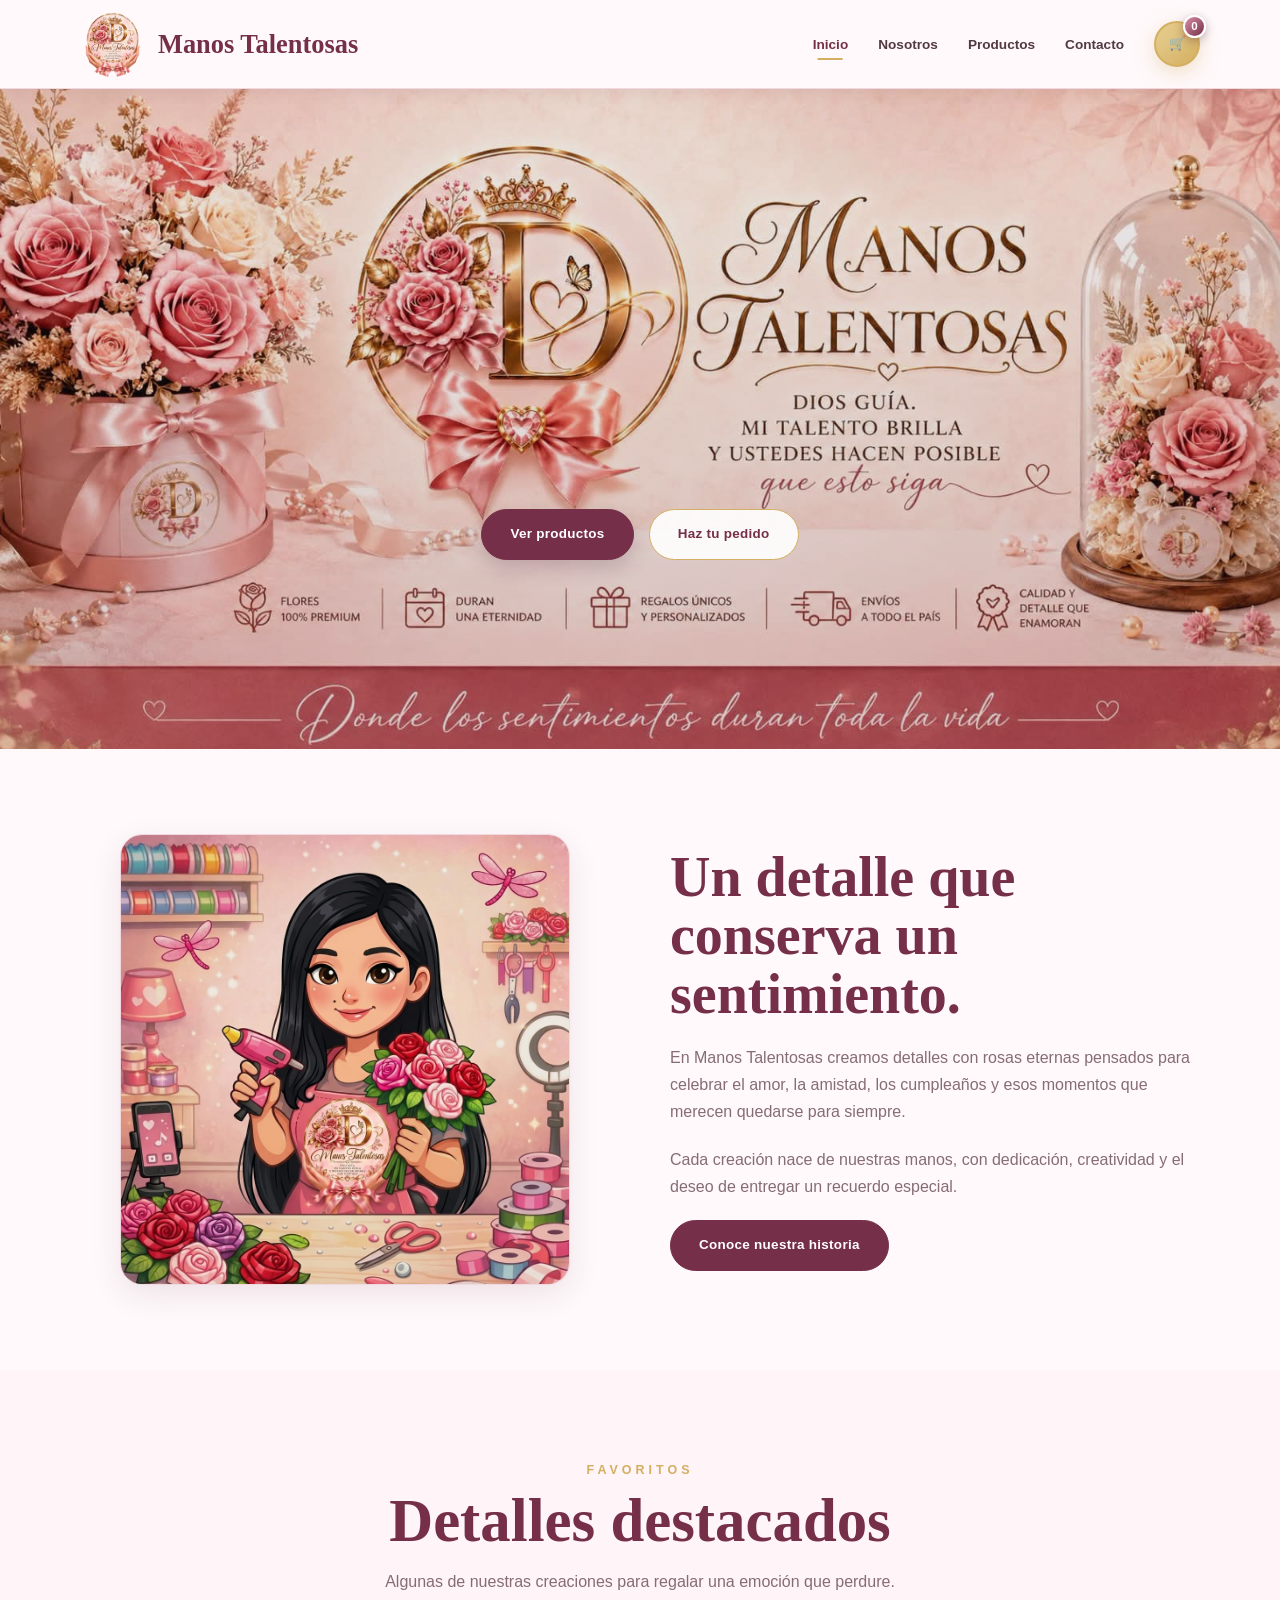
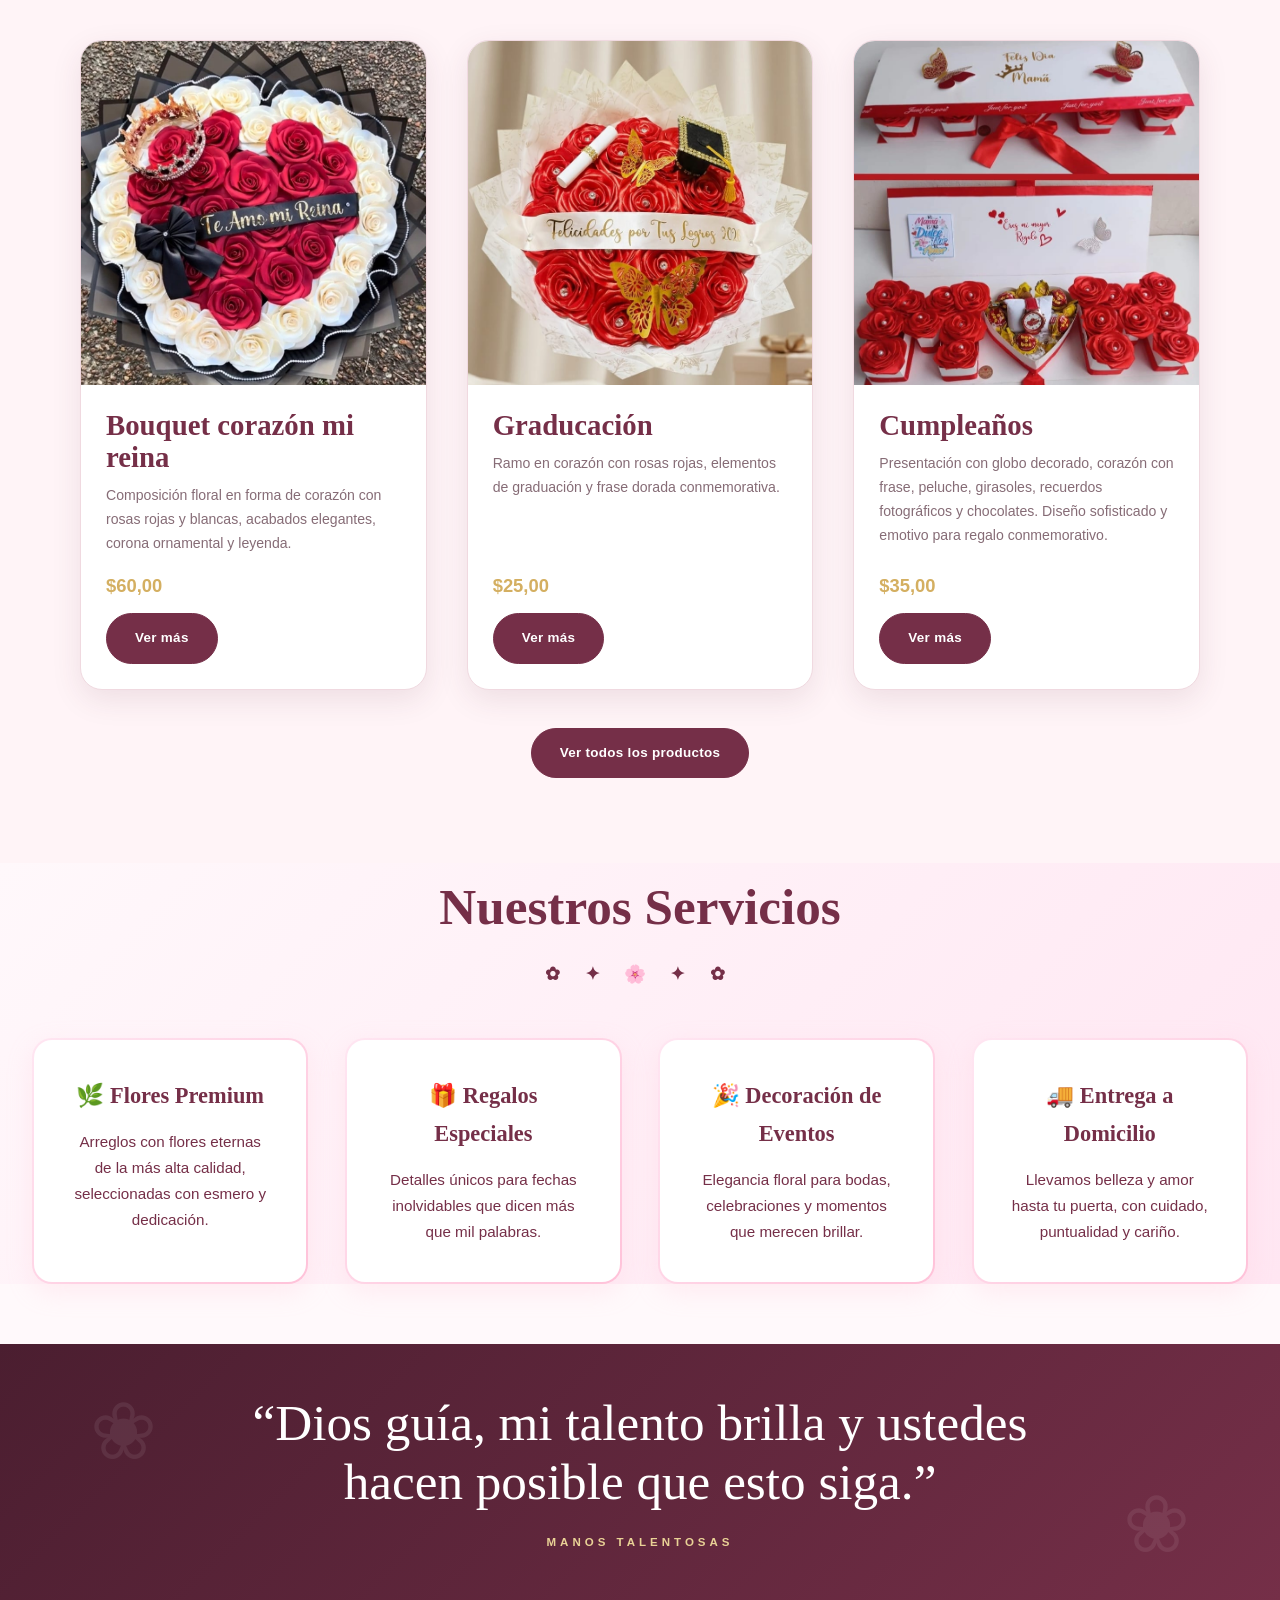
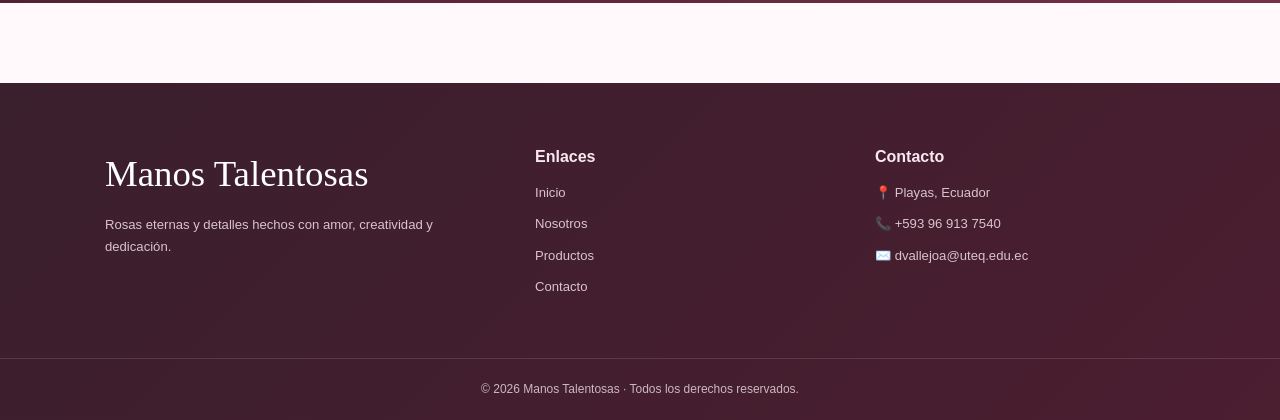
<file: index.html>
<!DOCTYPE html>
<html lang="es">
<head>
<meta charset="UTF-8">
<meta name="viewport" content="width=device-width, initial-scale=1.0">
<meta name="description" content="Manos Talentosas - Rosas eternas y detalles hechos con amor.">
<title>Manos Talentosas | Rosas Eternas</title>
<link rel="stylesheet" href="assets/css/style.css">
</head>
<body>
<header>
  <nav class="navbar container" aria-label="Navegación principal">
    <a class="logo" href="index.html" aria-label="Manos Talentosas - Inicio">
      <img class="logo-mark" src="assets/img/logo.png" alt="Logotipo de Manos Talentosas">
      <span class="logo-text"><strong>Manos Talentosas</strong></span>
    </a>
    <ul class="nav-links">
      <li><a class="active" href="index.html">Inicio</a></li>
      <li><a href="nosotros.html">Nosotros</a></li>
      <li><a href="productos.html">Productos</a></li>
      <li><a href="contacto.html">Contacto</a></li>
      <li><a href="carrito.html" class="carrito-icono" title="Carrito de Compras">
              🛒
              <span class="carrito-contador">0</span>
          </a>
      </li>
    </ul>
  </nav>
</header>
<main>
<section class="hero" aria-label="Banner principal de Manos Talentosas">
  <div class="hero-content container">
    <h1 style="position:absolute;left:-10000px;">Manos Talentosas</h1>
    <p class="slogan" style="position:absolute;left:-10000px;">Dios guía, Mi talento brilla y Ustedes hacen posible que esto siga.</p>
    <div class="buttons">
      <a class="btn btn-primary" href="productos.html">Ver productos</a>
      <a class="btn btn-secondary" href="contacto.html">Haz tu pedido</a>
    </div>
  </div>
</section>
<section class="section">
  <div class="container intro-grid">
  <div class="intro-image"><img src="assets/img/historia.jpeg" alt="Emprendimiento"></div>
   <div class="intro-copy"> 
  <h2>Un detalle que conserva un sentimiento.</h2> 
  <p>En Manos Talentosas creamos detalles con rosas eternas pensados para celebrar el amor, la amistad, los cumpleaños y esos momentos que merecen quedarse para siempre.</p> 
  <p>Cada creación nace de nuestras manos, con dedicación, creatividad y el deseo de entregar un recuerdo especial.</p> 
  <a class="btn btn-dark" href="nosotros.html">Conoce nuestra historia</a>
    </div>
  </div>
</section>
<section class="section" style="background:#fff4f7">
  <div class="container">
    <div class="section-title">
      <span>Favoritos</span><h2>Detalles destacados</h2>
      <p>Algunas de nuestras creaciones para regalar una emoción que perdure.</p>
    </div>
    <div class="products-grid">
      <article class="card"><div class="card-img"><img src="assets/img/productos/product 1 .jpeg" alt="Amor"></div><div class="card-body"><h3>Bouquet corazón mi reina</h3><p>Composición floral en forma de corazón con rosas rojas y blancas, acabados elegantes, corona ornamental y leyenda.</p><div class="price">$60,00</div><a class="btn btn-dark" href="productos.html">Ver más</a></div></article>
      <article class="card"><div class="card-img"><img src="assets/img/productos/product 2.jpeg" alt="Graducación"></div><div class="card-body"><h3>Graducación</h3><p>Ramo en corazón con rosas rojas, elementos de graduación y frase dorada conmemorativa.</p><div class="price">$25,00</div><a class="btn btn-dark" href="productos.html">Ver más</a></div></article>
      <article class="card"><div class="card-img"><img src="assets/img/productos/product 3.jpeg" alt="Cumpleaños"></div><div class="card-body"><h3>Cumpleaños</h3><p>Presentación con globo decorado, corazón con frase, peluche, girasoles, recuerdos fotográficos y chocolates. Diseño sofisticado y emotivo para regalo conmemorativo.</p><div class="price">$35,00</div><a class="btn btn-dark" href="productos.html">Ver más</a></div></article>
    </div>
    <div class="center"><a class="btn btn-dark" href="productos.html">Ver todos los productos</a></div>
  </div>
</section>
<section>
  <h2 class="titulo-seccion">Nuestros Servicios</h2>
  <div class="servicios-grid">
    <div class="servicio-card">
      <h3>🌿 Flores Premium</h3>
      <p>Arreglos con flores eternas de la más alta calidad, seleccionadas con esmero y dedicación.</p>
    </div>
    <div class="servicio-card">
      <h3>🎁 Regalos Especiales</h3>
      <p>Detalles únicos para fechas inolvidables que dicen más que mil palabras.</p>
    </div>
    <div class="servicio-card">
      <h3>🎉 Decoración de Eventos</h3>
      <p>Elegancia floral para bodas, celebraciones y momentos que merecen brillar.</p>
    </div>
    <div class="servicio-card">
      <h3>🚚 Entrega a Domicilio</h3>
      <p>Llevamos belleza y amor hasta tu puerta, con cuidado, puntualidad y cariño.</p>
    </div>
  </div>
</section>
<section class="quote">
  <p>“Dios guía, mi talento brilla y ustedes hacen posible que esto siga.”</p>
  <small>MANOS TALENTOSAS</small>
</section>
</main>
<footer>
 <div class="container footer-grid">
    <div>
        <div class="footer-logo">Manos Talentosas</div>
        <p>Rosas eternas y detalles hechos con amor, creatividad y dedicación.</p>
    </div>
    <div>
        <strong>Enlaces</strong>
        <ul>
            <li><a href="index.html">Inicio</a></li>
            <li><a href="nosotros.html">Nosotros</a></li>
            <li><a href="productos.html">Productos</a></li>
            <li><a href="contacto.html">Contacto</a></li>
        </ul>
    </div>
    <div>
        <strong>Contacto</strong>
        <ul>
            <li>📍 Playas, Ecuador</li>
            <li>📞 +593 96 913 7540</li>
            <li>✉️ dvallejoa@uteq.edu.ec</li>
        </ul>
    </div>
</div>
<div class="copyright">© 2026 Manos Talentosas · Todos los derechos reservados.</div>
</footer>
</body>
</html>
</file>
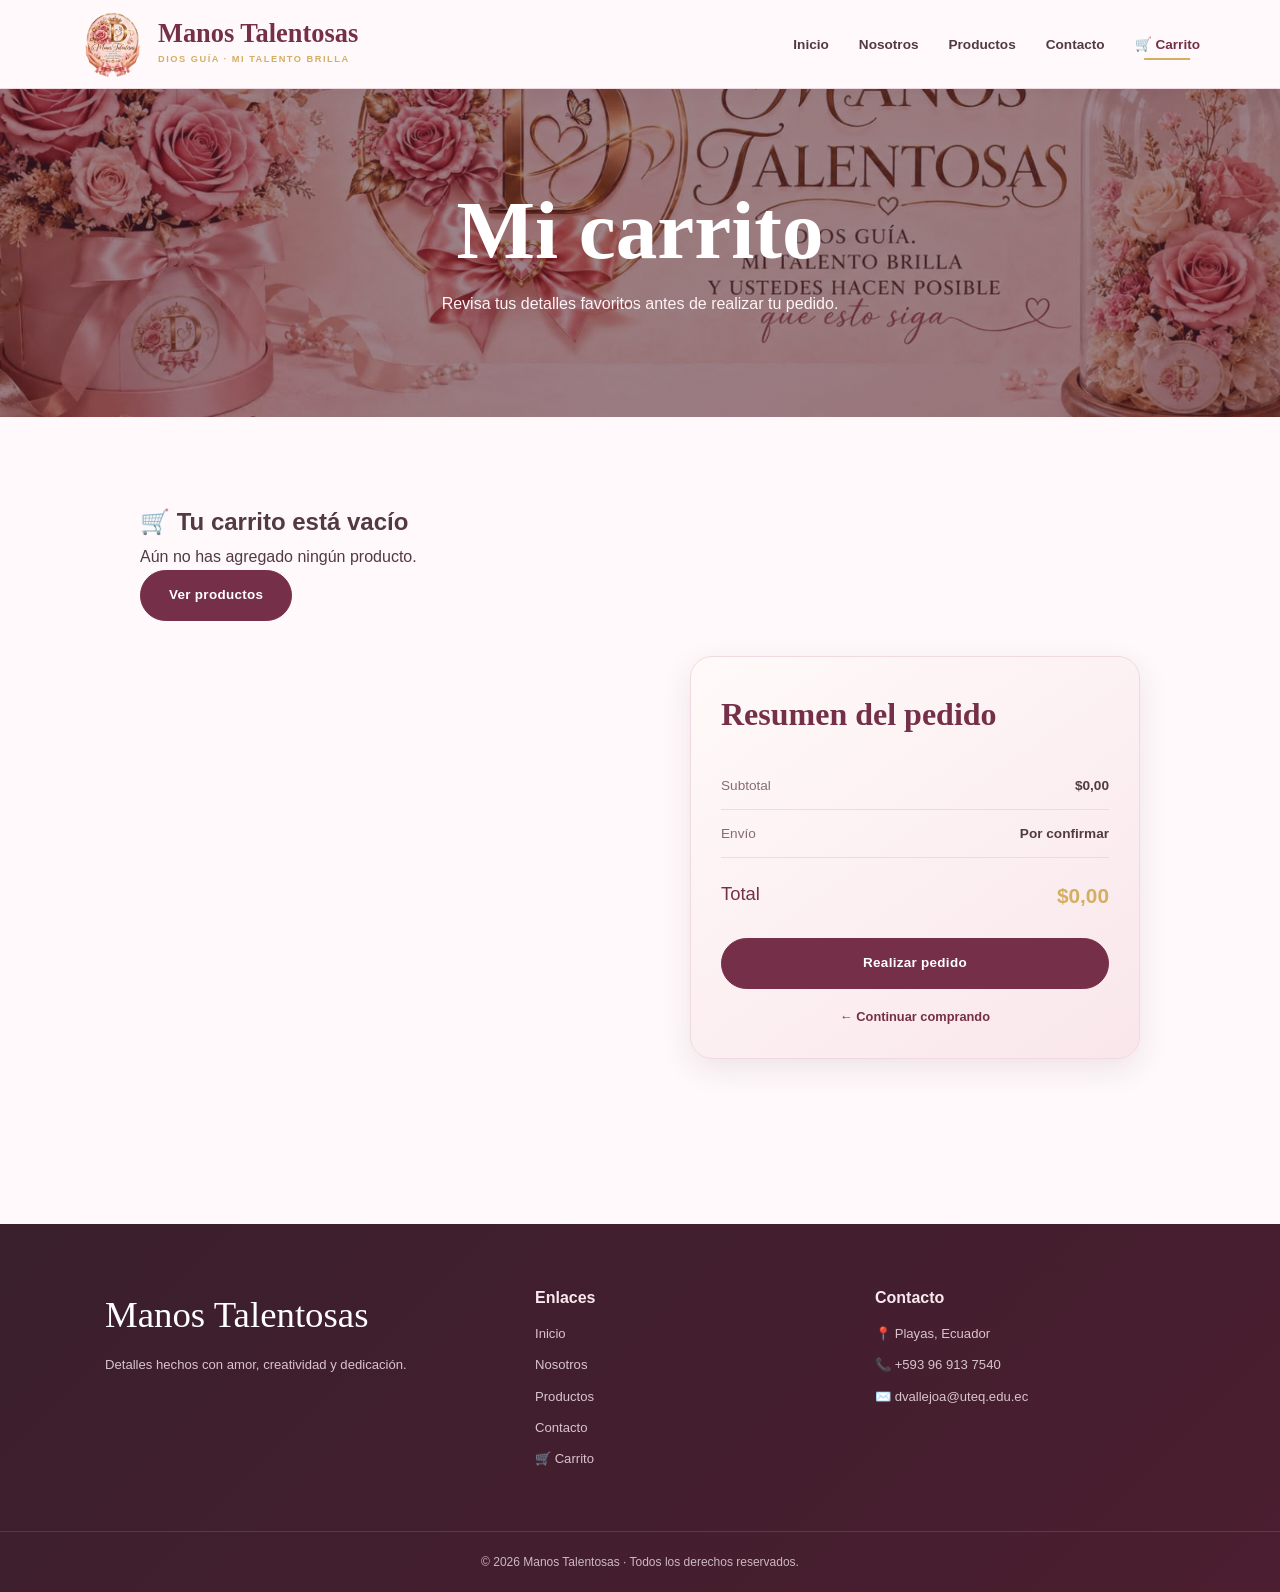
<file: carrito.html>
<!DOCTYPE html>
<html lang="es">
<head>
    <meta charset="UTF-8">
    <meta
        name="viewport"
        content="width=device-width, initial-scale=1.0">
    <meta
        name="description"
        content="Carrito de compras de Manos Talentosas">
    <title>Carrito | Manos Talentosas</title>
    <link
        rel="stylesheet"
        href="assets/css/style.css">
</head>
<body>
<header>
    <nav
        class="navbar container"
        aria-label="Navegación principal">
        <a
            class="logo"
            href="index.html">
            <img
                class="logo-mark"
                src="assets/img/logo.png"
                alt="Logotipo de Manos Talentosas">
            <span class="logo-text">
                <strong>
                    Manos Talentosas
                </strong>
                <small>
                    DIOS GUÍA · MI TALENTO BRILLA
                </small>
            </span>
        </a>
        <ul class="nav-links">
            <li>
                <a href="index.html">
                    Inicio
                </a>
            </li>
            <li>
                <a href="nosotros.html">
                    Nosotros
                </a>
            </li>
            <li>
                <a href="productos.html">
                    Productos
                </a>
            </li>
            <li>
                <a href="contacto.html">
                    Contacto
                </a>
            </li>
            <li>
                <a
                    class="cart-link active"
                    href="carrito.html">
                    🛒
                    <span>
                        Carrito
                    </span>
                </a>
            </li>
        </ul>
    </nav>
</header>
<main>
    <section class="page-hero">
        <div class="container">
            <h1>
                Mi carrito
            </h1>
            <p>
                Revisa tus detalles favoritos antes de realizar tu pedido.
            </p>
        </div>
    </section>
    <section class="section">
        <div class="container">
            <div class="cart-container">
                <div class="cart-products">
                    <div class="empty-cart">
                        <h2>
                            🛒 Tu carrito está vacío
                        </h2>
                        <p>
                            Aún no has agregado ningún producto.
                        </p>
                        <a
                            href="productos.html"
                            class="btn btn-dark">
                            Ver productos
                        </a>
                    </div>
                </div>
                <aside class="cart-summary">
                    <h2>
                        Resumen del pedido
                    </h2>
                    <div class="summary-line">
                        <span>
                            Subtotal
                        </span>
                        <strong>
                            $0,00
                        </strong>
                    </div>
                    <div class="summary-line">
                        <span>
                            Envío
                        </span>
                        <strong>
                            Por confirmar
                        </strong>
                    </div>
                    <div class="summary-total">
                        <span>
                            Total
                        </span>
                        <strong>
                            $0,00
                        </strong>
                    </div>
                    <a
                        href="contacto.html"
                        class="btn btn-dark cart-checkout">
                        Realizar pedido
                    </a>
                    <a
                        href="productos.html"
                        class="continue-shopping">
                        ← Continuar comprando
                    </a>
                </aside>
            </div>
        </div>
    </section>
</main>
<footer>
    <div class="container footer-grid">
        <div>
            <div class="footer-logo">
                Manos Talentosas
            </div>
            <p>
                Detalles hechos con amor,
                creatividad y dedicación.
            </p>
        </div>
        <div>
            <strong>
               Enlaces
            </strong>
            <ul>
                <li>
                    <a href="index.html">
                        Inicio
                    </a>
                </li>
                <li>
                    <a href="nosotros.html">
                        Nosotros
                    </a>
                </li>
                <li>
                    <a href="productos.html">
                        Productos
                    </a>
                </li>
                <li>
                    <a href="contacto.html">
                        Contacto
                    </a>
                </li>
                <li>
                    <a href="carrito.html">
                        🛒 Carrito
                    </a>
                </li>
            </ul>
        </div>
        <div>
            <strong>
                Contacto
            </strong>
            <ul>
              <li>📍 Playas, Ecuador</li>
              <li>📞 +593 96 913 7540</li>
            <li>✉️ dvallejoa@uteq.edu.ec</li>
                </li>
            </ul>
        </div>
    </div>
    <div class="copyright">
        © 2026 Manos Talentosas ·
        Todos los derechos reservados.
    </div>
</footer>
</body>
</html>
</file>
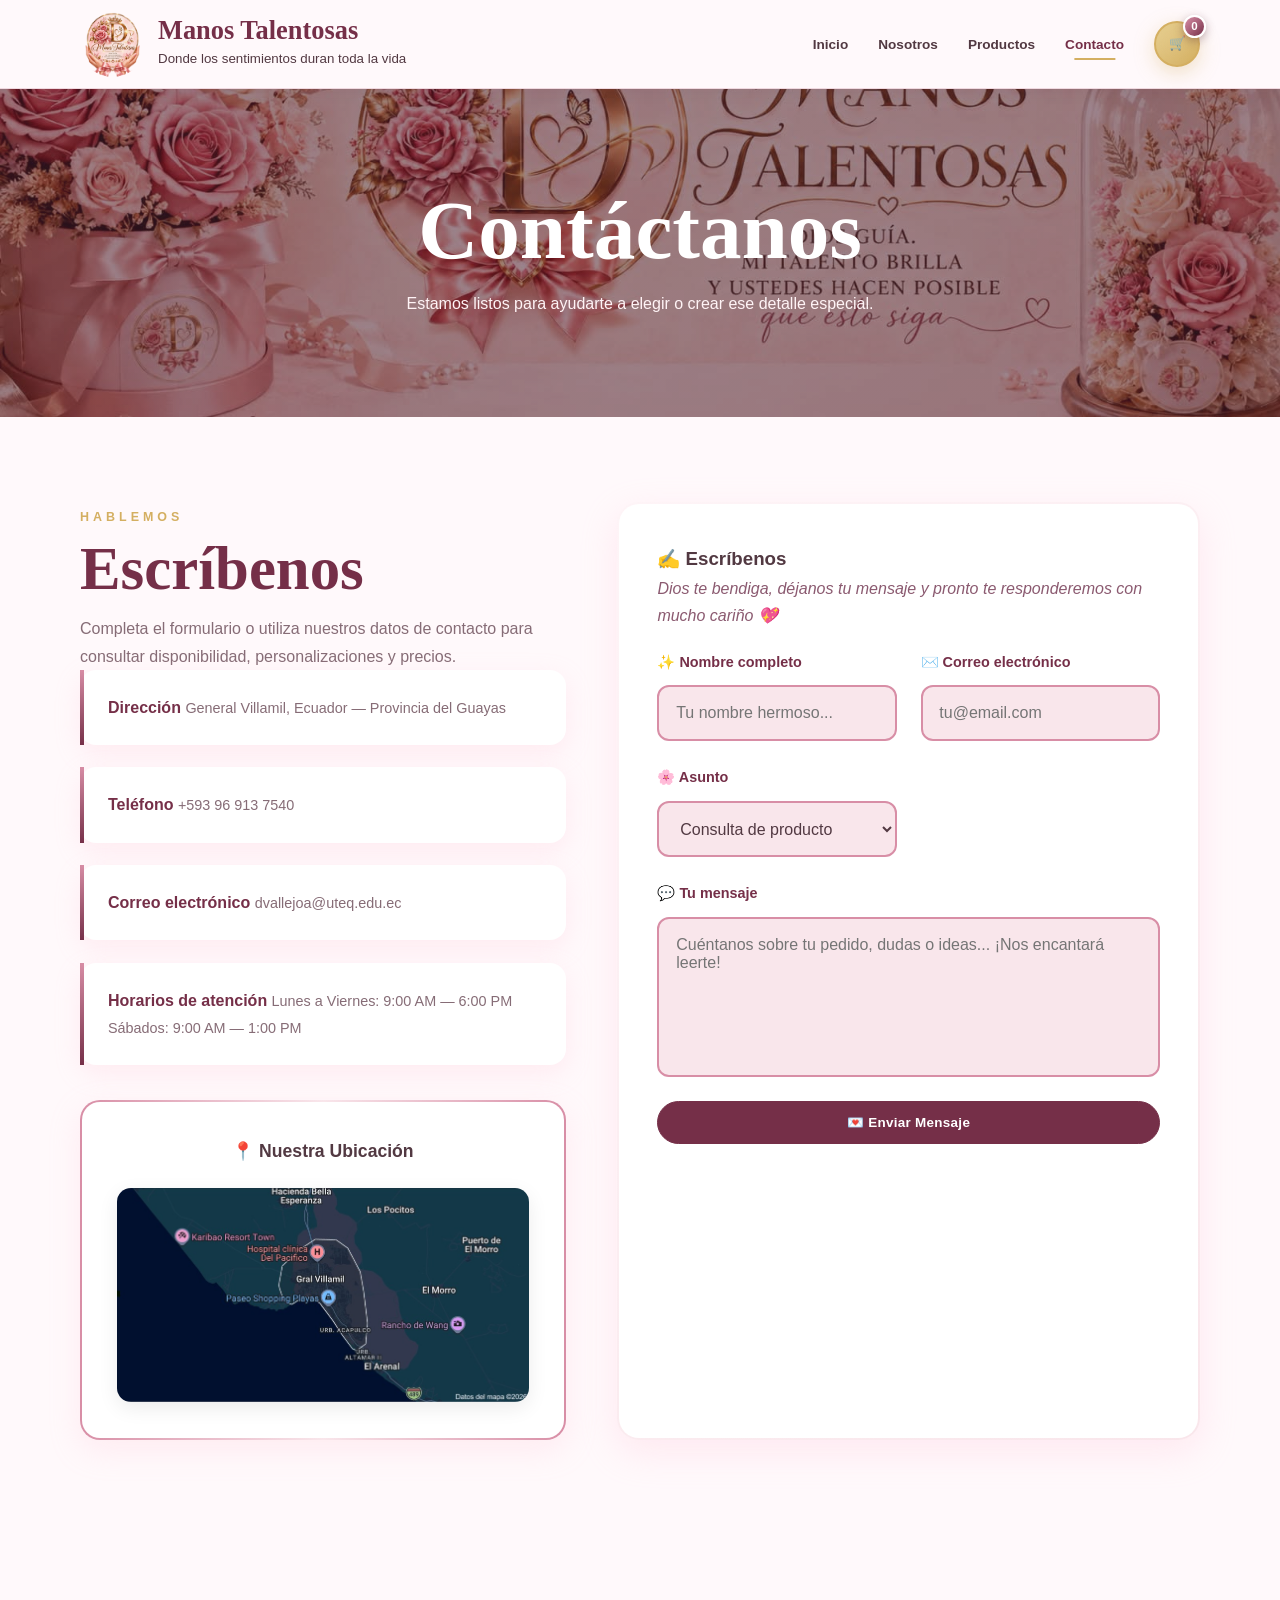
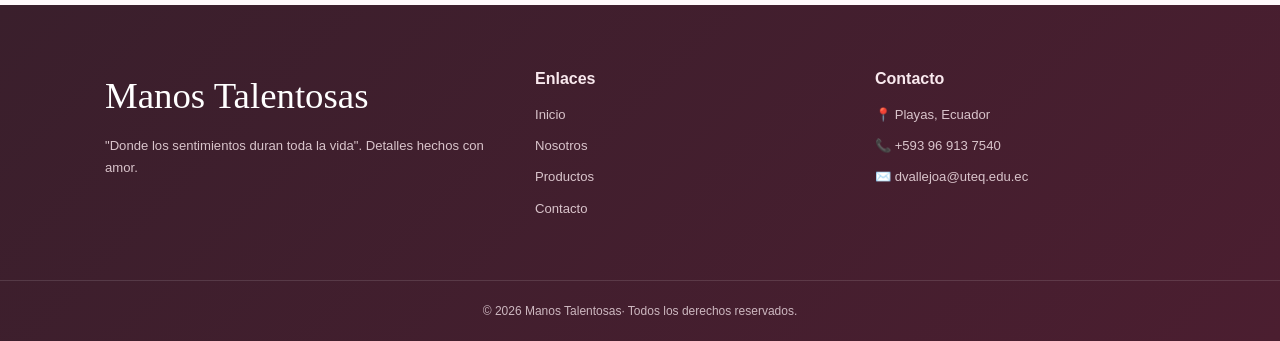
<file: contacto.html>
<!DOCTYPE html>
<html lang="es">
<head>
<meta charset="UTF-8">
<meta name="viewport" content="width=device-width, initial-scale=1.0">
<meta name="description" content="Contacta a Manos Talentosas para pedidos y consultas. Belleza que perdura, amor que nunca se marchita.">
<title>Contacto | Manos Talentosas</title>
<link rel="stylesheet" href="assets/css/style.css">
</head>
<body>
<header>
  <nav class="navbar container" aria-label="Navegación principal">
    <div class="logo-contenedor">
      <a class="logo" href="index.html" aria-label="Ir a la página de inicio">
        <img class="logo-mark" src="assets/img/logo.png" alt="Logotipo de Manos Talentosas">
        <div>
          <span class="logo-text"><strong>Manos Talentosas</strong></span>
          <small class="eslogan">Donde los sentimientos duran toda la vida</small>
        </div>
      </a>
    </div>
    <ul class="nav-links">
      <li><a href="index.html">Inicio</a></li>
      <li><a href="nosotros.html">Nosotros</a></li>
      <li><a href="productos.html">Productos</a></li>
      <li><a class="active" href="contacto.html">Contacto</a></li>
      <li>
        <a href="carrito.html" class="carrito-icono" title="Carrito de Compras" aria-label="Carrito de compras, 0 productos">
          🛒
          <span class="carrito-contador">0</span>
        </a>
      </li>
    </ul>
  </nav>
</header>

<main>
<section class="page-hero">
  <div class="container">
    <h1>Contáctanos</h1>
    <p>Estamos listos para ayudarte a elegir o crear ese detalle especial.</p>
  </div>
</section>

<section class="section">
  <div class="container contact-grid">
    <div>
      <div class="section-title" style="text-align:left;margin-bottom:0">
        <span>Hablemos</span>
        <h2>Escríbenos</h2>
        <p>Completa el formulario o utiliza nuestros datos de contacto para consultar disponibilidad, personalizaciones y precios.</p>
      </div>

      <div class="contact-list">
        <div class="contact-item">
          <div class="contact-icon">⌖</div>
          <div>
            <strong>Dirección</strong>
            <span>General Villamil, Ecuador — Provincia del Guayas</span>
          </div>
        </div>
        <div class="contact-item">
          <div class="contact-icon">☎</div>
          <div>
            <strong>Teléfono</strong>
            <span>+593 96 913 7540</span>
          </div>
        </div>
        <div class="contact-item">
          <div class="contact-icon">✉</div>
          <div>
            <strong>Correo electrónico</strong>
            <span>dvallejoa@uteq.edu.ec</span>
          </div>
        </div>
        <div class="contact-item">
          <div class="contact-icon">◷</div>
          <div>
            <strong>Horarios de atención</strong>
            <span>Lunes a Viernes: 9:00 AM — 6:00 PM<br>Sábados: 9:00 AM — 1:00 PM</span>
          </div>
        </div>
      </div>

      <div class="map">
        <h3 style="margin-bottom:10px; font-size:1.1rem;">📍 Nuestra Ubicación</h3>
        <img src="assets/img/maps.jpeg" alt="Ubicación de Manos Talentosas en Quito, Ecuador">
      </div>
    </div>
    <div class="form">
      <h3>✍️ Escríbenos</h3>
      <p style="margin-bottom:1.3rem; font-style:italic; color:#8B5A70;">Dios te bendiga, déjanos tu mensaje y pronto te responderemos con mucho cariño 💖</p>
      <form action="#" method="post">
        <div class="form-grid">
          <div class="field">
            <label for="nombre">✨ Nombre completo</label>
            <input id="nombre" name="nombre" type="text" placeholder="Tu nombre hermoso..." required>
          </div>
          <div class="field">
            <label for="correo">✉️ Correo electrónico</label>
            <input id="correo" name="correo" type="email" placeholder="tu@email.com" required>
          </div>
          <div class="field">
            <label for="asunto">🌸 Asunto</label>
            <select id="asunto" name="asunto">
              <option>Consulta de producto</option>
              <option>Pedido personalizado</option>
              <option>Disponibilidad</option>
              <option>Otro</option>
            </select>
          </div>
          <div class="field full">
            <label for="mensaje">💬 Tu mensaje</label>
            <textarea id="mensaje" name="mensaje" placeholder="Cuéntanos sobre tu pedido, dudas o ideas... ¡Nos encantará leerte!"></textarea>
          </div>
          <div class="field full">
            <button class="btn btn-dark" type="submit">💌 Enviar Mensaje</button>
          </div>
        </div>
      </form>
    </div>
  </div>
</section>
</main>
<footer>
  <div class="container footer-grid">
    <div>
      <div class="footer-logo">Manos Talentosas</div>
      <p>"Donde los sentimientos duran toda la vida". Detalles hechos con amor.</p>
    </div>
    <div>
      <strong>Enlaces</strong>
      <ul>
        <li><a href="index.html">Inicio</a></li>
        <li><a href="nosotros.html">Nosotros</a></li>
        <li><a href="productos.html">Productos</a></li>
        <li><a href="contacto.html">Contacto</a></li>
      </ul>
    </div>
    <div>
      <strong>Contacto</strong>
      <ul>
        <li>📍 Playas, Ecuador</li>
        <li>📞 +593 96 913 7540</li>
        <li>✉️ dvallejoa@uteq.edu.ec</li>
      </ul>
    </div>
  </div>
  <div class="copyright">© 2026 Manos Talentosas· Todos los derechos reservados.</div>
</footer>
</body>
</html>
</file>
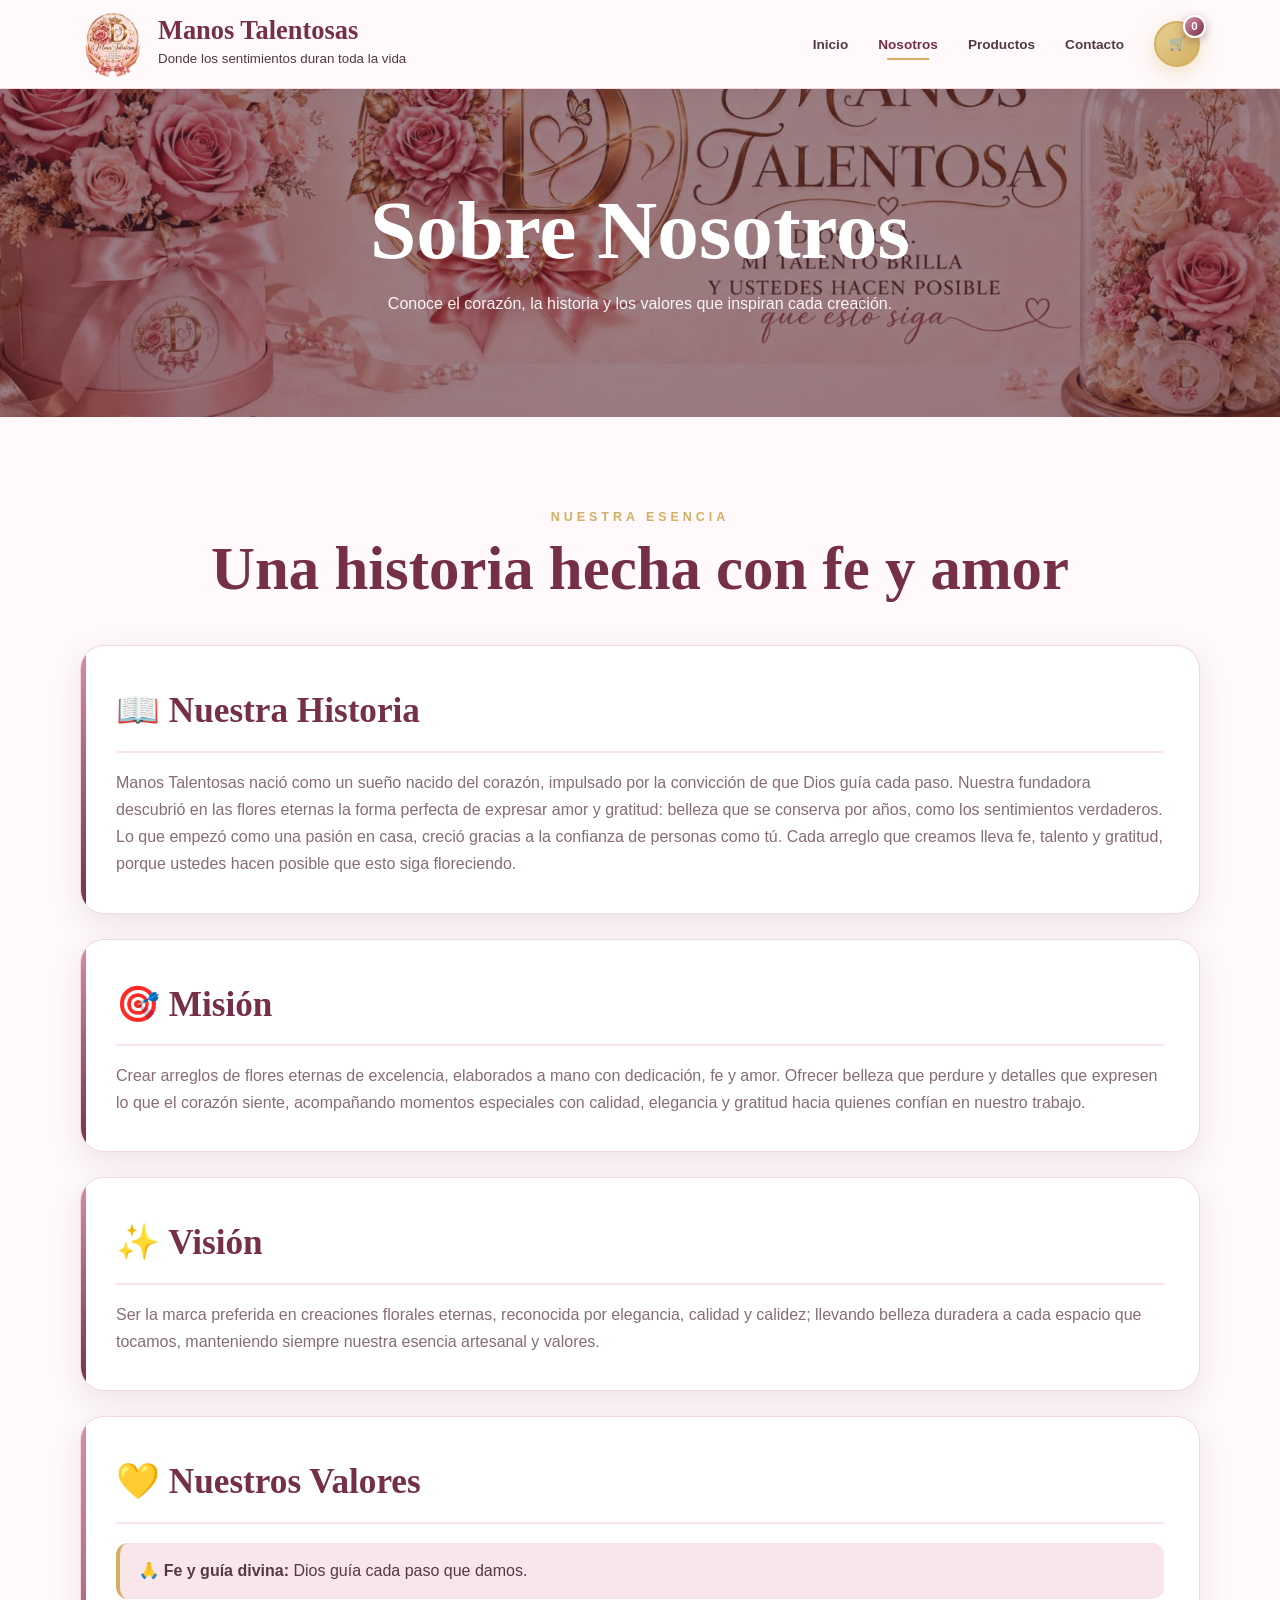
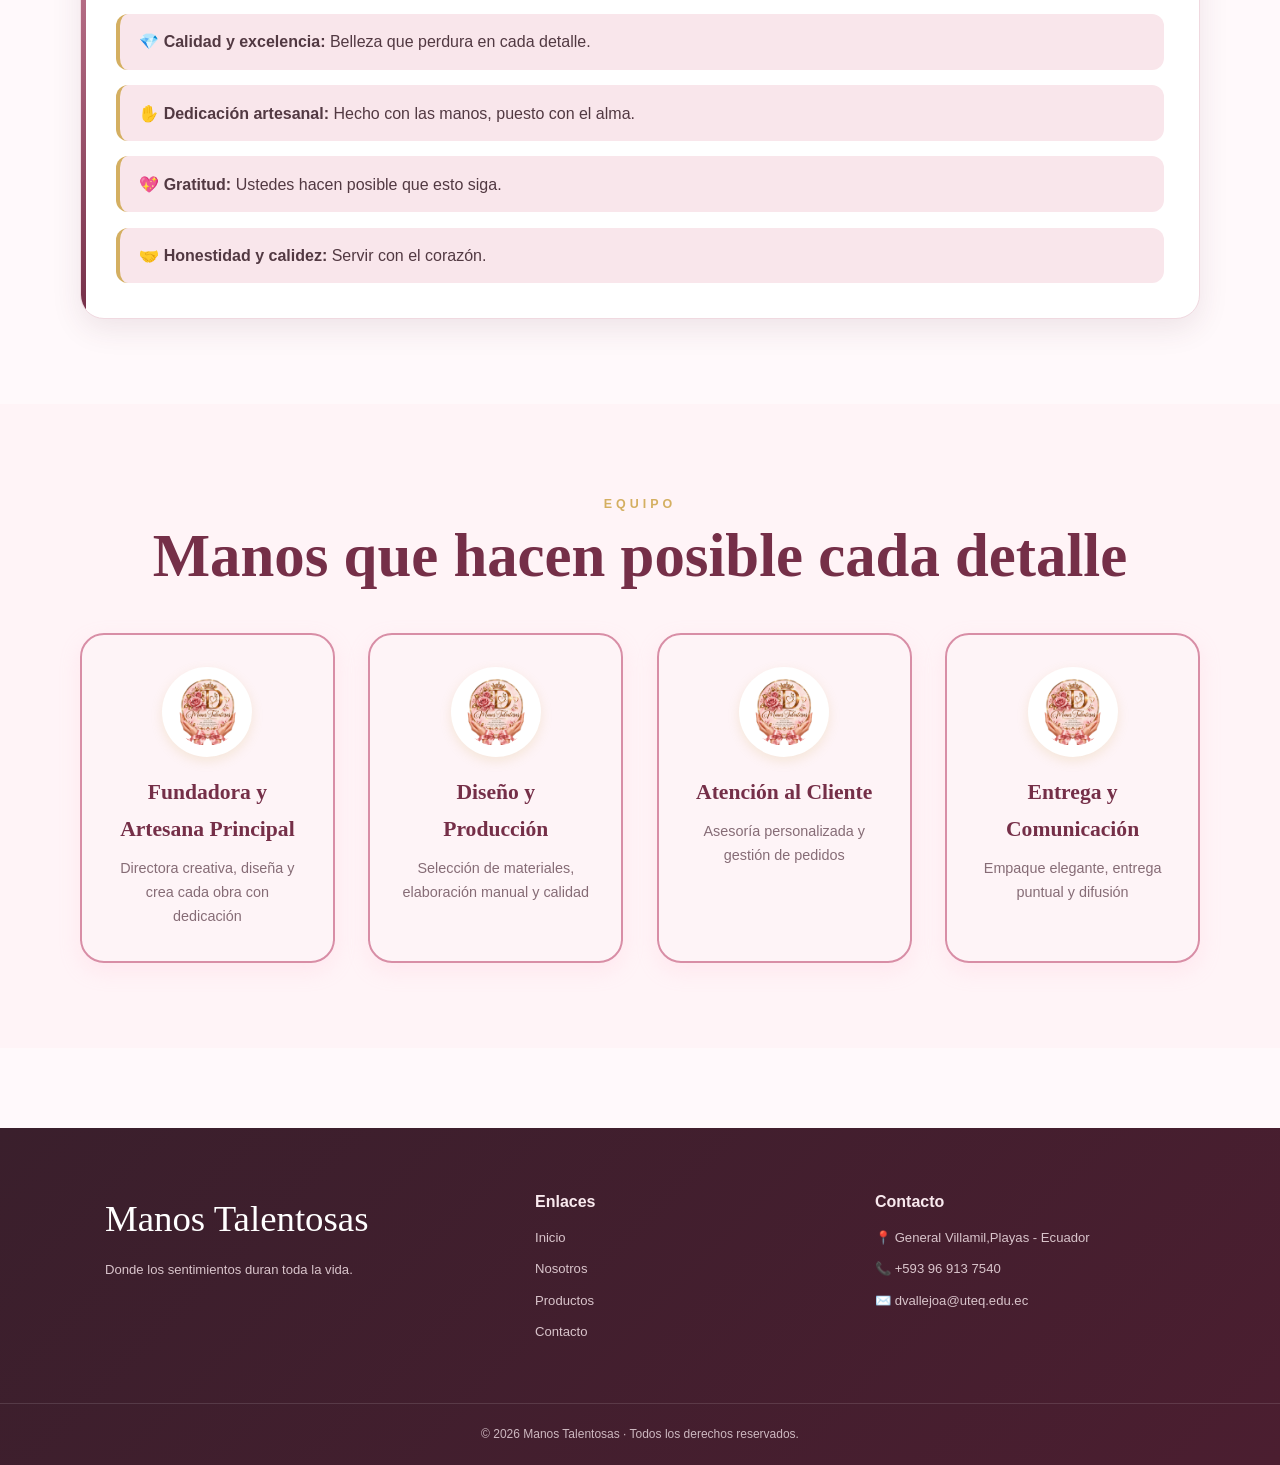
<file: nosotros.html>
<!DOCTYPE html>
<html lang="es">
<head>
<meta charset="UTF-8">
<meta name="viewport" content="width=device-width, initial-scale=1.0">
<meta name="description" content="Conoce la historia, misión, visión y valores de Manos Talentosas. Creaciones de flores eternas hechas con fe, amor y dedicación.">
<title>Nosotros | Manos Talentosas</title>
<link rel="stylesheet" href="assets/css/style.css">
</head>
<body>
<header>
  <nav class="navbar container" aria-label="Navegación principal">
    <div class="logo-contenedor">
      <a class="logo" href="index.html" aria-label="Ir a la página de inicio">
        <img class="logo-mark" src="assets/img/logo.png" alt="Logotipo de Manos Talentosas">
        <div>
          <span class="logo-text"><strong>Manos Talentosas</strong></span>
          <small class="eslogan">Donde los sentimientos duran toda la vida</small>
        </div>
      </a>
    </div>
    <ul class="nav-links">
      <li><a href="index.html">Inicio</a></li>
      <li><a class="active" href="nosotros.html">Nosotros</a></li>
      <li><a href="productos.html">Productos</a></li>
      <li><a href="contacto.html">Contacto</a></li>
      <li><a href="carrito.html" class="carrito-icono" title="Carrito de Compras" aria-label="Carrito de compras, 0 productos">
          🛒
          <span class="carrito-contador">0</span>
        </a>
      </li>
    </ul>
  </nav>
</header>

<main>
  <section class="page-hero">
    <div class="container">
      <h1>Sobre Nosotros</h1>
      <p>Conoce el corazón, la historia y los valores que inspiran cada creación.</p>
    </div>
  </section>
  <section class="section">
    <div class="container">
      <div class="section-title">
        <span>Nuestra esencia</span>
        <h2>Una historia hecha con fe y amor</h2>
      </div>
      <div class="info-grid">
        <article class="info-box">
          <h3>📖 Nuestra Historia</h3>
          <p>Manos Talentosas nació como un sueño nacido del corazón, impulsado por la convicción de que Dios guía cada paso. Nuestra fundadora descubrió en las flores eternas la forma perfecta de expresar amor y gratitud: belleza que se conserva por años, como los sentimientos verdaderos. Lo que empezó como una pasión en casa, creció gracias a la confianza de personas como tú. Cada arreglo que creamos lleva fe, talento y gratitud, porque ustedes hacen posible que esto siga floreciendo.</p>
        </article>
        <article class="info-box">
          <h3>🎯 Misión</h3>
          <p>Crear arreglos de flores eternas de excelencia, elaborados a mano con dedicación, fe y amor. Ofrecer belleza que perdure y detalles que expresen lo que el corazón siente, acompañando momentos especiales con calidad, elegancia y gratitud hacia quienes confían en nuestro trabajo.</p>
        </article>
        <article class="info-box">
          <h3>✨ Visión</h3>
          <p>Ser la marca preferida en creaciones florales eternas, reconocida por elegancia, calidad y calidez; llevando belleza duradera a cada espacio que tocamos, manteniendo siempre nuestra esencia artesanal y valores.</p>
        </article>
        <article class="info-box">
          <h3>💛 Nuestros Valores</h3>
          <ul class="valores-lista">
            <li>🙏 <strong>Fe y guía divina:</strong> Dios guía cada paso que damos.</li>
            <li>💎 <strong>Calidad y excelencia:</strong> Belleza que perdura en cada detalle.</li>
            <li>✋ <strong>Dedicación artesanal:</strong> Hecho con las manos, puesto con el alma.</li>
            <li>💖 <strong>Gratitud:</strong> Ustedes hacen posible que esto siga.</li>
            <li>🤝 <strong>Honestidad y calidez:</strong> Servir con el corazón.</li>
          </ul>
        </article>
      </div>
    </div>
  </section>
  <section class="section" style="background:#fff4f7">
    <div class="container">
      <div class="section-title">
        <span>Equipo</span>
        <h2>Manos que hacen posible cada detalle</h2>
      </div>

      <div class="team-grid">
        <div class="team-member">
          <img src="assets/img/logo.png" alt="Fundadora y Artesana Principal">
          <h4>Fundadora y Artesana Principal</h4>
          <p>Directora creativa, diseña y crea cada obra con dedicación</p>
        </div>
        <div class="team-member">
          <img src="assets/img/logo.png" alt="Diseño y Producción">
          <h4>Diseño y Producción</h4>
          <p>Selección de materiales, elaboración manual y calidad</p>
        </div>
        <div class="team-member">
          <img src="assets/img/logo.png" alt="Atención al Cliente">
          <h4>Atención al Cliente</h4>
          <p>Asesoría personalizada y gestión de pedidos</p>
        </div>
        <div class="team-member">
          <img src="assets/img/logo.png" alt="Entrega y Comunicación">
          <h4>Entrega y Comunicación</h4>
          <p>Empaque elegante, entrega puntual y difusión</p>
        </div>
      </div>
    </div>
  </section>
</main>
<footer>
  <div class="container footer-grid">
    <div>
      <div class="footer-logo">Manos Talentosas</div>
      <p>Donde los sentimientos duran toda la vida.</p>
    </div>
    <div>
      <strong>Enlaces</strong>
      <ul>
        <li><a href="index.html">Inicio</a></li>
        <li><a href="nosotros.html">Nosotros</a></li>
        <li><a href="productos.html">Productos</a></li>
        <li><a href="contacto.html">Contacto</a></li>
      </ul>
    </div>
    <div>
      <strong>Contacto</strong>
      <ul>
        <li>📍 General Villamil,Playas - Ecuador</li>
        <li>📞 +593 96 913 7540</li>
        <li>✉️ dvallejoa@uteq.edu.ec</li>
      </ul>
    </div>
  </div>
  <div class="copyright">© 2026 Manos Talentosas · Todos los derechos reservados.</div>
</footer>
</body>
</html>
</file>
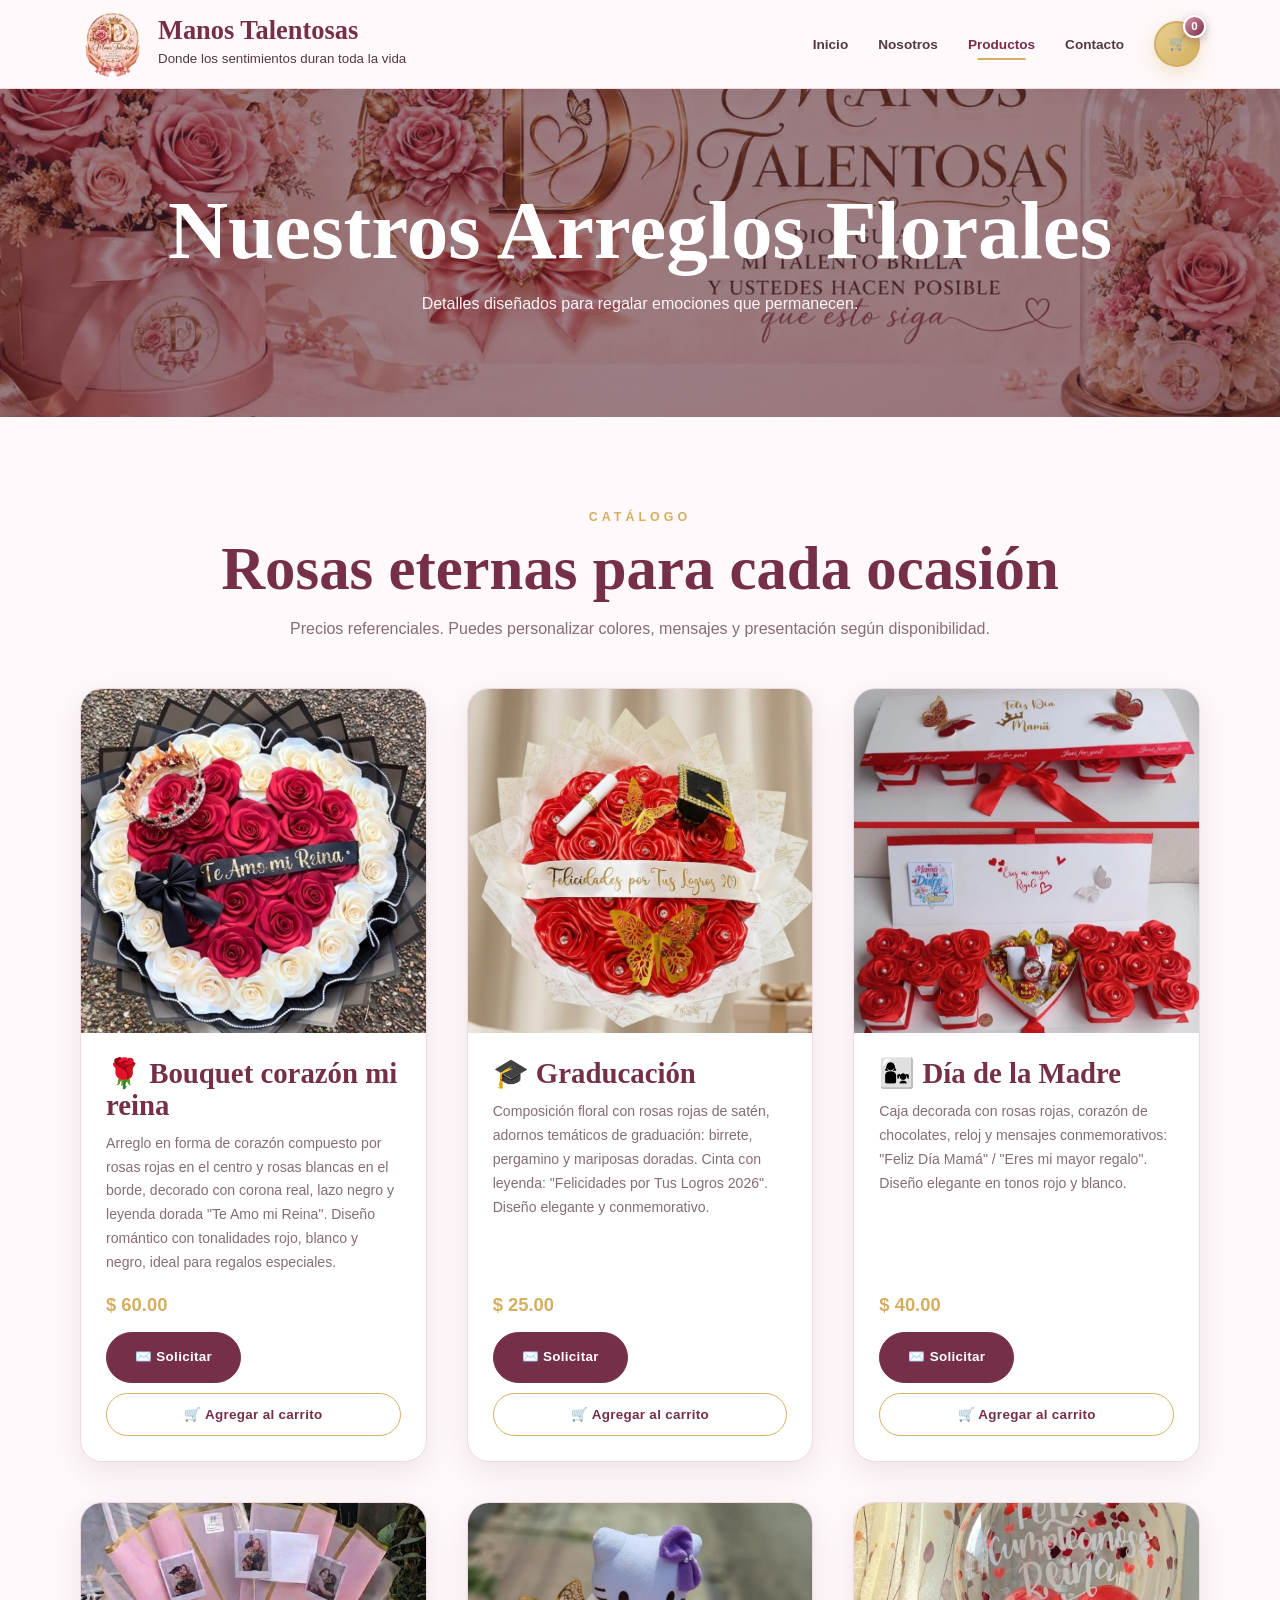
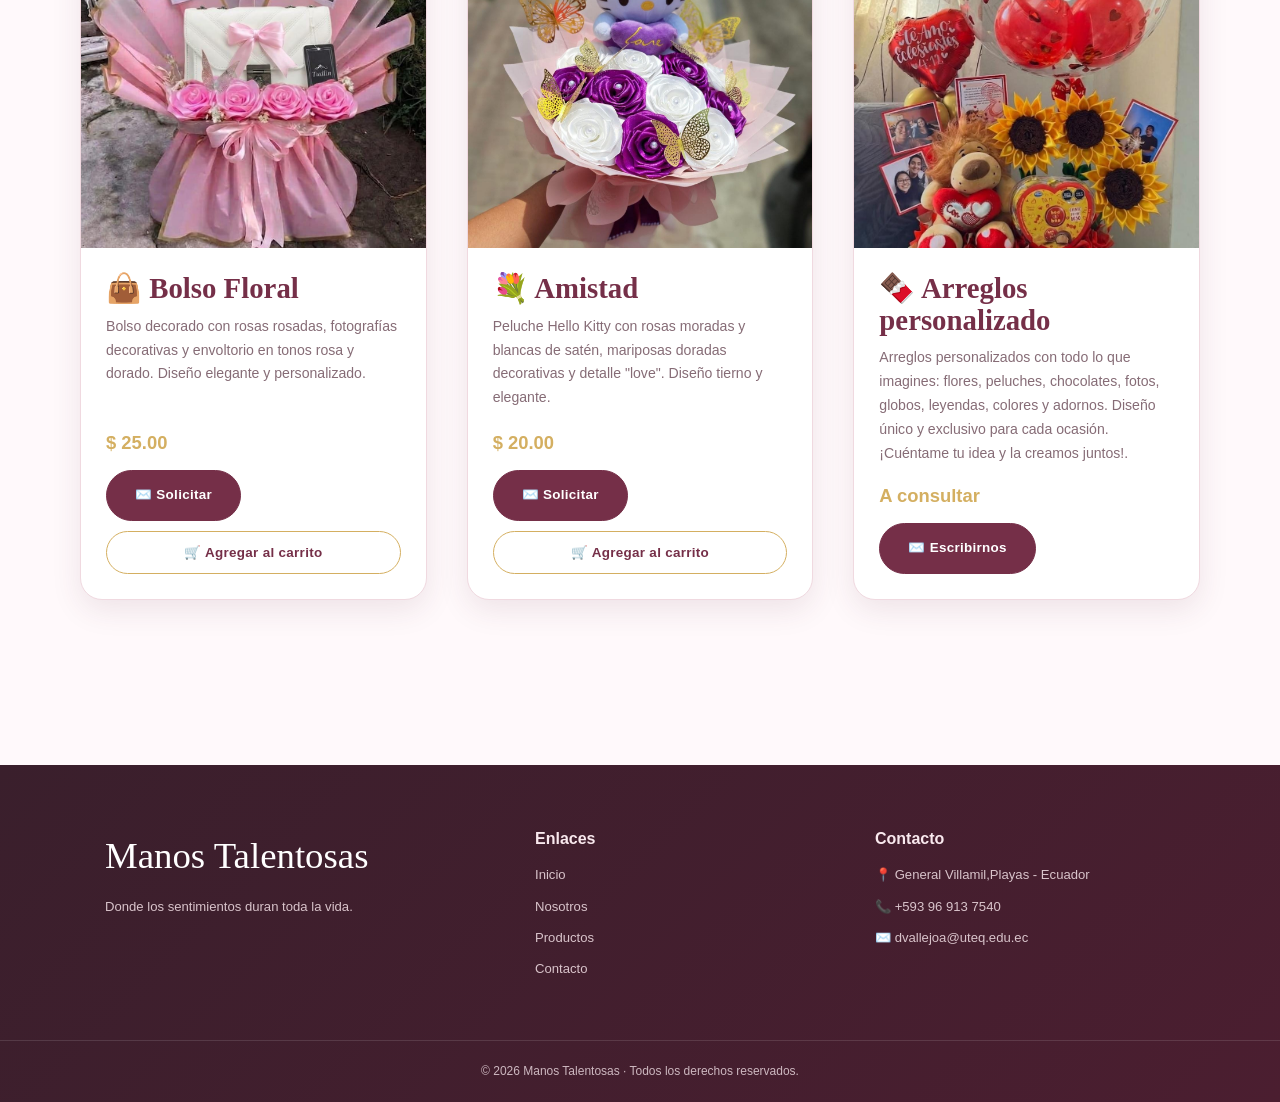
<file: productos.html>
<!DOCTYPE html>
<html lang="es">
<head>
<meta charset="UTF-8">
<meta name="viewport" content="width=device-width, initial-scale=1.0">
<meta name="description" content="Catálogo de rosas eternas de Manos Talentosas. Belleza que perdura, amor que nunca se marchita.">
<title>Productos | Manos Talentosas</title>
<link rel="stylesheet" href="assets/css/style.css">
</head>
<body>
<header>
  <nav class="navbar container" aria-label="Navegación principal">
    <div class="logo-contenedor">
      <a class="logo" href="index.html" aria-label="Ir a la página de inicio">
        <img class="logo-mark" src="assets/img/logo.png" alt="Logotipo de Manos Talentosas">
        <div>
          <span class="logo-text"><strong>Manos Talentosas</strong></span>
          <small class="eslogan">Donde los sentimientos duran toda la vida</small>
        </div>
      </a>
    </div>
    <ul class="nav-links">
      <li><a href="index.html">Inicio</a></li>
      <li><a href="nosotros.html">Nosotros</a></li>
      <li><a class="active" href="productos.html">Productos</a></li>
      <li><a href="contacto.html">Contacto</a></li>
      <li>
        <a href="carrito.html" class="carrito-icono" title="Carrito de Compras" aria-label="Carrito de compras, 0 productos">
          🛒
          <span class="carrito-contador">0</span>
        </a>
      </li>
    </ul>
  </nav>
</header>

<main>
<section class="page-hero">
  <div class="container">
    <h1>Nuestros Arreglos Florales</h1>
    <p>Detalles diseñados para regalar emociones que permanecen.</p>
  </div>
</section>

<section class="section">
  <div class="container">
    <div class="section-title">
      <span>Catálogo</span>
      <h2>Rosas eternas para cada ocasión</h2>
      <p>Precios referenciales. Puedes personalizar colores, mensajes y presentación según disponibilidad.</p>
    </div>

    <div class="products-grid">
      <article class="card">
        <div class="card-img">
          <img src="assets/img/productos/product 1 .jpeg" alt="Amor">
        </div>
        <div class="card-body">
          <h3>🌹 Bouquet corazón mi reina</h3>
          <p>Arreglo en forma de corazón compuesto por rosas rojas en el centro y rosas blancas en el borde, decorado con corona real, lazo negro y leyenda dorada "Te Amo mi Reina". Diseño romántico con tonalidades rojo, blanco y negro, ideal para regalos especiales.</p>
          <div class="price">$ 60.00</div>
          <a class="btn btn-dark" href="contacto.html">✉️ Solicitar</a>
          <button class="btn btn-secondary boton-carrito" style="margin-top:10px; width:100%;">🛒 Agregar al carrito</button>
        </div>
      </article>

      <article class="card">
        <div class="card-img">
          <img src="assets/img/productos/product 2.jpeg" alt="Graducación">
        </div>
        <div class="card-body">
          <h3>🎓 Graducación</h3>
          <p>Composición floral con rosas rojas de satén, adornos temáticos de graduación: birrete, pergamino y mariposas doradas. Cinta con leyenda: "Felicidades por Tus Logros 2026". Diseño elegante y conmemorativo.</p>
          <div class="price">$ 25.00</div>
          <a class="btn btn-dark" href="contacto.html">✉️ Solicitar</a>
          <button class="btn btn-secondary boton-carrito" style="margin-top:10px; width:100%;">🛒 Agregar al carrito</button>
        </div>
      </article>

      <article class="card">
        <div class="card-img">
          <img src="assets/img/productos/product 3.jpeg" alt="Día de la Madre">
        </div>
        <div class="card-body">
          <h3>👩‍👧 Día de la Madre</h3>
          <p>Caja decorada con rosas rojas, corazón de chocolates, reloj y mensajes conmemorativos: "Feliz Día Mamá" / "Eres mi mayor regalo". Diseño elegante en tonos rojo y blanco.</p>
          <div class="price">$ 40.00</div>
          <a class="btn btn-dark" href="contacto.html">✉️ Solicitar</a>
          <button class="btn btn-secondary boton-carrito" style="margin-top:10px; width:100%;">🛒 Agregar al carrito</button>
        </div>
      </article>

      <article class="card">
        <div class="card-img">
          <img src="assets/img/productos/product 4.jpeg" alt="Bolso Floral">
        </div>
        <div class="card-body">
          <h3>👜 Bolso Floral</h3>
          <p>Bolso decorado con rosas rosadas, fotografías decorativas y envoltorio en tonos rosa y dorado. Diseño elegante y personalizado.</p>
          <div class="price">$ 25.00</div>
          <a class="btn btn-dark" href="contacto.html">✉️ Solicitar</a>
          <button class="btn btn-secondary boton-carrito" style="margin-top:10px; width:100%;">🛒 Agregar al carrito</button>
        </div>
      </article>

      <article class="card">
        <div class="card-img">
          <img src="assets/img/productos/product 5.jpeg" alt="Amistad">
        </div>
        <div class="card-body">
          <h3>💐 Amistad </h3>
          <p>Peluche Hello Kitty con rosas moradas y blancas de satén, mariposas doradas decorativas y detalle "love". Diseño tierno y elegante.</p>
          <div class="price">$ 20.00</div>
          <a class="btn btn-dark" href="contacto.html">✉️ Solicitar</a>
          <button class="btn btn-secondary boton-carrito" style="margin-top:10px; width:100%;">🛒 Agregar al carrito</button>
        </div>
      </article>

      <article class="card">
        <div class="card-img">
          <img src="assets/img/productos/product 6.jpeg" alt="Arreglo de cumpleaños">
        </div>
        <div class="card-body">
          <h3>🍫 Arreglos personalizado</h3>
          <p>Arreglos personalizados con todo lo que imagines: flores, peluches, chocolates, fotos, globos, leyendas, colores y adornos. Diseño único y exclusivo para cada ocasión. ¡Cuéntame tu idea y la creamos juntos!.</p>
          <div class="price">A consultar</div>
          <a class="btn btn-dark" href="contacto.html">✉️ Escribirnos</a>
        </div>
      </article>
    </div>
  </div>
</section>
</main>

<footer>
  <div class="container footer-grid">
    <div>
      <div class="footer-logo">Manos Talentosas</div>
      <p>Donde los sentimientos duran toda la vida.</p>
    </div>
    <div>
      <strong>Enlaces</strong>
      <ul>
        <li><a href="index.html">Inicio</a></li>
        <li><a href="nosotros.html">Nosotros</a></li>
        <li><a href="productos.html">Productos</a></li>
        <li><a href="contacto.html">Contacto</a></li>
      </ul>
    </div>
    <div>
      <strong>Contacto</strong>
      <ul>
        <li>📍 General Villamil,Playas - Ecuador</li>
        <li>📞 +593 96 913 7540</li>
        <li>✉️ dvallejoa@uteq.edu.ec</li>
      </ul>
    </div>
  </div>
  <div class="copyright">© 2026 Manos Talentosas · Todos los derechos reservados.</div>
</footer>
</body>
</html>
</file>
<file: assets/css/style.css>
:root { 
    --rosa: #d88ea6;
    --rosa-claro: #f9e6eb;
    --rosa-suave: #fef4f7;
    --rosa-palido: #fdf9fa;
    --vino: #752f48;
    --vino-oscuro: #4b1e30;
    --dorado: #d4af61;
    --dorado-claro: #e9d296;
    --dorado-suave: #f3e6c0;
    --crema: #fff9fb;
    --blanco: #ffffff;
    --texto: #523942;
    --texto-suave: #866c76;
    --borde: #f0d9e0;
    --sombra:
        0 10px 30px rgba(92, 38, 58, 0.10);
    --sombra-hover:
        0 18px 40px rgba(92, 38, 58, 0.18);
    --gradiente-rosa: linear-gradient(135deg, #fef4f7, #f9e6eb);
    --gradiente-dorado: linear-gradient(135deg, #d4af61, #e9d296);
    --radio: 22px;
}
* {
    margin: 0;
    padding: 0;
    box-sizing: border-box;
}
html {
    scroll-behavior: smooth;

body {
    font-family: "Montserrat", Arial, sans-serif;
    background: var(--crema);
    color: var(--texto);
    line-height: 1.7;
}
img {
    max-width: 100%;
    display: block;
}
a {
    text-decoration: none;
    color: inherit;
}
ul {
    list-style: none;
}
.container {
    width: min(1120px, 92%);
    margin: auto;
}
.section {
    padding: 85px 0;
}
.section-title {
    text-align: center;
    margin-bottom: 45px;
}
.section-title span {
    display: inline-block;
    color: var(--dorado);
    font-size: 0.78rem;
    font-weight: 700;
    letter-spacing: 4px;
    text-transform: uppercase;
    margin-bottom: 8px;
}
.section-title h2 {
    font-family: "Cormorant Garamond", Georgia, serif;
    color: var(--vino);
    font-size: clamp(2.4rem, 5vw, 3.8rem);
    line-height: 1.05;
    font-weight: 600;
}
.section-title p {
    max-width: 700px;
    margin: 15px auto 0;
    color: var(--texto-suave);
}
header {
    position: sticky;
    top: 0;
    z-index: 1000;
    background: rgba(255, 249, 251, 0.97);
    backdrop-filter: blur(12px);
    border-bottom: 1px solid var(--borde);
    box-shadow:
        0 3px 15px rgba(75, 30, 48, 0.06);
}
.navbar {
    min-height: 88px;
    display: flex;
    align-items: center;
    justify-content: space-between;
    gap: 30px;
}
.logo {
    display: flex;
    align-items: center;
    gap: 13px;
}
.logo-mark {
    width: 65px;
    height: 65px;
    object-fit: contain;
    border-radius: 50%;
}
.logo-text strong {
    display: block;
    font-family: "Cormorant Garamond", Georgia, serif;
    color: var(--vino);
    font-size: 1.65rem;
    line-height: 1;
}
.logo-text small {
    display: block;
    margin-top: 5px;
    color: var(--dorado);
    font-size: 0.58rem;
    letter-spacing: 1.5px;
    font-weight: 700;
}
.nav-links {
    display: flex;
    align-items: center;
    gap: 30px;
}
.nav-links a {
    position: relative;
    color: var(--texto);
    font-size: 0.85rem;
    font-weight: 600;
    transition: 0.3s;
}
.nav-links a::after {
    content: "";
    position: absolute;
    left: 50%;
    bottom: -8px;
    width: 0;
    height: 2px;
    background: var(--dorado);
    transform: translateX(-50%);
    transition: 0.3s;
}
.nav-links a:hover,
.nav-links a.active {
    color: var(--vino);
}
.nav-links a:hover::after,
.nav-links a.active::after {
    width: 70%;
}
.hero {
    min-height: 650px;
    display: grid;
    place-items: center;
    text-align: center;
    position: relative;
    background-image:
        linear-gradient(
            rgba(75, 30, 48, 0.10),
            rgba(75, 30, 48, 0.20)
        ),
        url("../img/banner.jpg");
    background-position: center;
    background-size: cover;
    background-repeat: no-repeat;
    padding: 80px 0;
}
.hero-content {
    width: 100%;
    display: flex;
    justify-content: center;
    align-items: flex-start;
    min-height: 500px;
    padding-top: 340px;  
}
.hero .buttons {
    margin-top: 0;
    margin-bottom:25px;
}
.buttons {
    display: flex;
    justify-content: center;
    gap: 15px;
    flex-wrap: wrap;
}
.btn {
    display: inline-block;
    padding: 13px 28px;
    border-radius: 50px;
    border: 1px solid transparent;
    font-size: 0.84rem;
    font-weight: 700;
    letter-spacing: 0.3px;
    cursor: pointer;
    transition: all 0.3s ease;
}
.btn-primary {
    background: var(--vino);
    color: var(--blanco);
    border-color: var(--vino);
    box-shadow:
        0 8px 20px rgba(75, 30, 48, 0.20);
}
.btn-primary:hover {
    background: var(--vino-oscuro);
    transform: translateY(-3px);
    box-shadow:
        0 12px 25px rgba(75, 30, 48, 0.30);
}
.btn-secondary {
    background: rgba(255, 255, 255, 0.90);
    color: var(--vino);
    border-color: var(--dorado);
}
.btn-secondary:hover {
    background: var(--dorado);
    color: white;
    transform: translateY(-3px);
}
.btn-dark {
    background: var(--vino);
    color: white;
    border-color: var(--vino);
}
.btn-dark:hover {
    background: var(--vino-oscuro);
    transform: translateY(-3px);
    box-shadow:
        0 10px 25px rgba(75, 30, 48, 0.20);
}
.intro-grid {
    display: grid;
    grid-template-columns: 1fr 1fr;
    gap: 60px;
    align-items: center;
}
.intro-image {
    border-radius: var(--radio);
    overflow: hidden;
    border: 1px solid var(--borde);
    box-shadow: var(--sombra);
    background: var(--rosa-suave);
    width: fit-content;  
    max-width: 85%;      
    margin: 0 auto; 
}
.intro-image img {
    width: 100%;
    height: auto;            
    display: block;          
    transition: transform 0.5s ease;
}
.intro-image:hover img {
    transform: scale(1.03);
}
.intro-copy h2 {
    font-family: "Cormorant Garamond", Georgia, serif;
    color: var(--vino);
    font-size: clamp(2.4rem, 5vw, 3.5rem);
    line-height: 1.05;
}
.intro-copy p {
    color: var(--texto-suave);
    margin: 20px 0;
}
.products-grid {
    display: grid;
    grid-template-columns: repeat(auto-fit, minmax(295px, 1fr));
    gap: 2.5rem;
}
.card {
    background: var(--blanco);
    border: 1px solid var(--borde);
    border-radius: var(--radio);
    overflow: hidden;
    box-shadow: var(--sombra);
    transition: all 0.35s ease;
    display: flex;          
    flex-direction: column; 
    height: 100%;           /
}
.card:hover {
    transform: translateY(-9px);
    box-shadow: var(--sombra-hover);
    border-color: var(--dorado-claro);
}
.card-img {
    aspect-ratio: 1 / 1;
    overflow: hidden;
    background: var(--rosa-claro);
}
.card-img img {
    width: 100%;
    height: 100%;
    object-fit: cover;
    transition: transform 0.5s ease;
}
.card:hover .card-img img {
    transform: scale(1.05);
}
.card-body {
    padding: 25px;
    display: flex;
    flex-direction: column;
    flex-grow: 1;           
}

.card-body h3 {
    font-family: "Cormorant Garamond", Georgia, serif;
    color: var(--vino);
    font-size: 1.8rem;
    line-height: 1.1;
}

.card-body p {
    color: var(--texto-suave);
    font-size: 0.88rem;
    margin: 10px 0 14px;
    flex-grow: 1;           
}

.price {
    color: var(--dorado);
    font-size: 1.15rem;
    font-weight: 700;
    margin-bottom: 12px;   
}

.card-body .btn {
    margin-top: 0;          
    align-self: flex-start; 
}

.center {
    text-align: center;
    margin-top: 38px;
}
section:has(.servicios-grid) {
    background: linear-gradient(135deg, #FFF8FB, #FFE6F2) !important;
}

}.titulo-seccion {
    text-align: center !important;
    font-family: "Cormorant Garamond", Georgia, serif !important;
    font-size: clamp(2.4rem, 5vw, 3.2rem) !important;
    color: var(--vino) !important;
    margin-bottom: 1rem !important;
    position: relative !important;
}
.titulo-seccion::after {
    content: "✿ ✦ 🌸 ✦ ✿";
    display: block;
    font-size: 1.1rem;
    color: var(--rosa-intenso);
    letter-spacing: 10px;
    margin: 0.6rem 0 3rem;
    text-align: center;
}

.servicios-grid {
    display: grid !important;
    grid-template-columns: repeat(auto-fit, minmax(245px, 1fr)) !important;
    gap: 2.3rem !important;
    padding-inline: 2rem !important;  
}

.servicio-card {
    background: white !important;
    padding: 2.3rem !important;
    border-radius: 20px !important;
    text-align: center !important;
    box-shadow: 0 8px 25px rgba(255, 194, 217, 0.25) !important;
    border: 2px solid transparent !important;
    background-image: linear-gradient(white, white), linear-gradient(135deg, #FFE6F2, #FFC2D9) !important;
    background-origin: border-box !important;
    background-clip: padding-box, border-box !important;
    transition: all 0.4s ease !important;
    position: relative !important;
    overflow: hidden !important;
}

.servicio-card::before {
    content: "";
    position: absolute;
    top: 0;
    left: -100%;
    width: 100%;
    height: 100%;
    background: linear-gradient(90deg, transparent, rgba(255, 217, 0, 0.06), transparent);
    transition: left 0.6s ease;
}

.servicio-card:hover {
    transform: translateY(-12px) scale(1.03) !important;
    box-shadow: 0 18px 40px rgba(255, 122, 168, 0.3) !important;
}

.servicio-card:hover::before {
    left: 100%;
}

.servicio-card h3 {
    color: var(--vino) !important;
    margin-bottom: 0.9rem !important;
    font-size: 1.4rem !important;
    font-family: "Cormorant Garamond", Georgia, serif !important;
}

.servicio-card p {
    color: var(--vino) !important;
    font-size: 0.95rem !important;
    line-height: 1.7 !important;
    margin: 0 !important;
}
@keyframes aparecerTexto {

    from {

        opacity: 0;

        transform: translateY(15px);

    }

    to {

        opacity: 1;

        transform: translateY(0);

    }

}
.quote {
    background:
        linear-gradient(
            135deg,
            var(--vino-oscuro),
            var(--vino)
        );
    color: white;
    text-align: center;
    padding: 50px 20px;
    margin-top: 60px;
    position: relative;
    overflow: hidden;
}
.quote::before {
    content: "❀";
    position: absolute;
    top: 20px;
    left: 7%;
    font-size: 5rem;
    color: rgba(255,255,255,0.08);
}
.quote::after {
    content: "❀";
    position: absolute;
    bottom: 10px;
    right: 7%;
    font-size: 5rem;
    color: rgba(255,255,255,0.08);
}
.quote p {
    max-width: 850px;
    margin: auto;
    font-family: "Cormorant Garamond", Georgia, serif;
    font-size: clamp(2rem, 4vw, 3.2rem);
    line-height: 1.15;
}
.quote small {
    display: block;
    margin-top: 22px;
    color: var(--dorado-claro);
    letter-spacing: 4px;
    font-size: 0.72rem;
    font-weight: 700;
}
.page-hero {
    padding: 100px 0;
    text-align: center;
    color: white;
    background:
        linear-gradient(
            rgba(75,30,48,0.55),
            rgba(75,30,48,0.55)
        ),
        url("../img/banner.jpg") center / cover no-repeat;
}
.page-hero h1 {
    font-family: "Cormorant Garamond", Georgia, serif;
    font-size: clamp(3rem, 7vw, 5.2rem);
    line-height: 1;
    color: white;
}
.page-hero p {
    max-width: 700px;
    margin: 18px auto 0;
    color: #fff4f6;
}
.info-grid {
    display: grid;
    grid-template-columns: 1fr;
    gap: 25px;
}
.info-box {
    position: relative;
    background: var(--blanco);
    padding: 35px;
    border-radius: 24px;
    border: 1px solid var(--borde);
    box-shadow: var(--sombra);
    transition: all 0.35s ease;
    overflow: hidden;
}
.info-box::before {
    content: "";
    position: absolute;
    left: 0;
    top: 0;
    bottom: 0;
    width: 5px;
    background: linear-gradient(180deg, var(--rosa), var(--vino));
    z-index: 1;
}
.info-box:hover {
    transform: translateX(8px);
    box-shadow: var(--sombra-hover);
}
.info-box:hover::before {
    background: linear-gradient(180deg, var(--dorado-claro), var(--vino));
}
.info-box h3 {
    position: relative;
    z-index: 2;
    font-family: "Cormorant Garamond", Georgia, serif;
    color: var(--vino);
    font-size: 2.2rem;
    margin-bottom: 1rem;
    padding-bottom: 0.6rem;
    border-bottom: 2px solid var(--rosa-claro);
}
.info-box p {
    position: relative;
    z-index: 2;
    color: var(--texto-suave);
    margin-top: 12px;
    line-height: 1.7;
}
.valores-lista {
    list-style: none;
    display: grid;
    gap: 0.95rem;
    margin-top: 1.2rem;
}
.valores-lista li {
    position: relative;
    z-index: 2;
    padding: 0.9rem 1.2rem;
    background: var(--rosa-claro);
    border-radius: 12px;
    border-left: 4px solid var(--dorado);
    color: var(--texto);
    font-weight: 500;
    transition: 0.3s;
}
.valores-lista li:hover {
    background: var(--rosa-suave);
    transform: translateX(5px);
}
.team-grid {
    display: grid;
    grid-template-columns: repeat(auto-fit, minmax(205px, 1fr));
    gap: 2.1rem;
    margin-top: 1.6rem;
}
.team-member {
    text-align: center;
    background: var(--rosa-suave);
    padding: 2rem;
    border-radius: 24px;
    box-shadow: 0 8px 20px rgba(255, 194, 217, 0.25);
    border: 2px solid var(--rosa);
    transition: all 0.4s ease;
}
.team-member:hover {
    transform: translateY(-8px);
    border-color: var(--dorado);
    box-shadow: 0 15px 30px rgba(212, 175, 97, 0.15);
}
.team-member img {
    width: 90px;
    height: 90px;
    margin: 0 auto 1.1rem;
    border-radius: 50%;
    object-fit: contain;
    background: white;
    padding: 0.7rem;
    box-shadow: 0 4px 12px rgba(212, 175, 97, 0.20);
}
.team-member h4 {
    font-family: "Cormorant Garamond", Georgia, serif;
    color: var(--vino);
    font-size: 1.35rem;
    margin-bottom: 0.5rem;
}
.team-member p {
    color: var(--texto-suave);
    font-size: 0.9rem;
}
@media (max-width: 850px) {
    .info-grid {
        grid-template-columns: 1fr;
    }
}
@media (max-width: 600px) {
    .info-box {
        padding: 25px;
    }
    .info-box h3 {
        font-size: 1.7rem;
    }
    .team-grid {
        grid-template-columns: 1fr;
    }
}
@media (max-width: 480px) {
    .team-grid {
        grid-template-columns: 1fr;
    }
}
.contact-grid {
    max-width: 1120px;
    margin: 0 auto;
    display: grid;
    grid-template-columns: 1fr 1.2fr;
    gap: 3.2rem;
}
.contact-list {
    display: flex;
    flex-direction: column;
    gap: 1.4rem;
    margin-top: 0;
}
.contact-item {
    background: white;
    padding: 1.5rem;
    border-radius: 16px;
    box-shadow: 0 8px 25px rgba(255, 194, 217, 0.25);
    border-left: 4px solid;
    border-image: linear-gradient(180deg, var(--rosa), var(--vino)) 1;
    transition: all 0.35s ease;
    display: block;
}
.contact-item:hover {
    transform: translateX(8px);
    box-shadow: 0 12px 35px rgba(255, 122, 168, 0.25);
}
.contact-icon {
    display: none;
}
.contact-item strong {
    color: var(--vino);
    font-size: 1rem;
    font-weight: 700;
    margin-bottom: 0.4rem;
}
.contact-item span {
    color: var(--texto-suave);
    font-size: 0.9rem;
    line-height: 1.5;
}
.form {
    background: linear-gradient(white, white), var(--gradiente-rosa);
    background-origin: border-box;
    background-clip: padding-box, border-box;
    border: 2px solid transparent;
    padding: 2.4rem;
    border-radius: 22px;
    box-shadow: 0 12px 35px rgba(255, 194, 217, 0.3);
}
.form h2 {
    background: var(--gradiente-dorado);
    -webkit-background-clip: text;
    -webkit-text-fill-color: transparent;
    background-clip: text;
    font-family: "Cormorant Garamond", Georgia, serif;
    font-size: 2.5rem;
    margin-bottom: 1.5rem;
}
.form-grid {
    display: grid;
    grid-template-columns: 1fr 1fr;
    gap: 1.5rem;
}
.field {
    display: flex;
    flex-direction: column;
    gap: 0.7rem;
    margin-bottom: 0;
}
.field.full {
    grid-column: 1 / -1;
}
label {
    display: block;
    font-weight: 700;
    color: var(--vino);
    font-size: 0.9rem;
}
input,
textarea,
select {
    width: 100%;
    padding: 1.05rem;
    border: 2.5px solid var(--rosa);
    border-radius: 12px;
    background: var(--rosa-claro);
    color: var(--texto);
    font-family: inherit;
    font-size: 1rem;
    outline: none;
    transition: all 0.35s ease;
}
input:focus,
textarea:focus,
select:focus {
    outline: none;
    border-color: var(--dorado);
    box-shadow: 0 0 0 5px rgba(255, 217, 0, 0.12);
}
textarea {
    min-height: 160px;
    resize: none;
}
.map {
    grid-column: 1 / -1;
    background: linear-gradient(white, white), linear-gradient(90deg, var(--rosa), var(--rosa-claro), var(--rosa));
    background-origin: border-box;
    background-clip: padding-box, border-box;
    border: 2px solid transparent;
    padding: 2.2rem;
    margin-top: 2.2rem;
    border-radius: 20px;
    box-shadow: 0 10px 30px rgba(255, 194, 217, 0.25);
    text-align: center;
}
.map img {
    width: 100%;
    height: auto;
    border-radius: 14px;
    margin-top: 1.3rem;
    box-shadow: 0 6px 20px rgba(0,0,0,0.08);
    object-fit: cover;
}
@media (max-width: 900px) {
    .contact-grid {
        grid-template-columns: 1fr;
    }
}
@media (max-width: 600px) {
    .form-grid {
        grid-template-columns: 1fr;
    }
}
.carrito-icono {
    position: relative;
    display: flex;
    align-items: center;
    justify-content: center;
    width: 46px;
    height: 46px;
    background: linear-gradient(
        135deg,
        var(--dorado-claro),
        var(--dorado)
    );
    border-radius: 50%;
    color: var(--vino);
    font-size: 1.3rem;
    transition: all 0.4s ease;
    box-shadow:
        0 6px 20px rgba(212, 175, 97, 0.35),
        0 0 15px rgba(212, 175, 97, 0.18) inset;
    border: 2px solid var(--dorado);
    flex-shrink: 0;
}
.carrito-icono:hover {
    transform: scale(1.2) rotate(8deg);
    background: linear-gradient(
        135deg,
        var(--dorado),
        var(--dorado-claro)
    );
    color: white;
    box-shadow:
        0 8px 30px rgba(212, 175, 97, 0.50),
        0 0 20px rgba(212, 175, 97, 0.30) inset;
}
.carrito-contador {
    position: absolute;
    top: -8px;
    right: -8px;
    background: linear-gradient(
        135deg,
        var(--rosa),
        var(--vino)
    );
    color: white;
    font-size: 0.72rem;
    font-weight: bold;
    width: 23px;
    height: 23px;
    border-radius: 50%;
    display: flex;
    align-items: center;
    justify-content: center;
    border: 2.5px solid white;
    box-shadow:
        0 3px 10px rgba(75, 30, 48, 0.35);
}
.cart-container {
    max-width: 1000px;
    margin: auto;
}
.cart-item {
    display: grid;
    grid-template-columns:
        1fr 120px 100px;
    align-items: center;
    gap: 25px;
    padding: 25px;
    margin-bottom: 18px;
    background: white;
    border: 1px solid var(--borde);
    border-radius: var(--radio);
    box-shadow: var(--sombra);
    transition: 0.3s;
}
.cart-item:hover {
    box-shadow: var(--sombra-hover);
    border-color: var(--dorado-claro);
}
.cart-product {
    display: flex;
    align-items: center;
    gap: 20px;
}
.cart-product img {
    width: 110px;
    height: 110px;
    object-fit: cover;
    border-radius: 15px;
    background: var(--rosa-claro);
}
.cart-product h2 {
    font-family:
        "Cormorant Garamond",
        Georgia,
        serif;
    color: var(--vino);
    font-size: 1.7rem;
    line-height: 1.1;
}
.cart-product p {
    color: var(--texto-suave);
    font-size: 0.8rem;
    margin: 7px 0;
}
.cart-price {
    color: var(--dorado);
    font-weight: 700;
}
.cart-quantity {
    display: flex;
    flex-direction: column;
    gap: 5px;
}
.cart-quantity label {
    color: var(--vino);
    font-size: 0.75rem;
}
.cart-quantity select {
    padding: 8px;
    border-radius: 10px;
    border: 1px solid var(--borde);
    color: var(--vino);
}
.cart-subtotal {
    text-align: right;
    color: var(--vino);
    font-size: 1.1rem;
}
.cart-summary {
    max-width: 450px;
    margin: 35px 0 0 auto;
    padding: 30px;
    background:
        linear-gradient(
            145deg,
            #fffaf9,
            #f9e6eb
        );
    border: 1px solid var(--borde);
    border-radius: var(--radio);
    box-shadow: var(--sombra);
}
.cart-summary h2 {
    font-family:
        "Cormorant Garamond",
        Georgia,
        serif;
    color: var(--vino);
    font-size: 2rem;
    margin-bottom: 20px;
}
.summary-line {
    display: flex;
    justify-content: space-between;
    align-items: center;
    padding: 12px 0;
    border-bottom:
        1px solid var(--borde);
    color: var(--texto-suave);
    font-size: 0.85rem;
}
.summary-line strong {
    color: var(--texto);
}
.summary-total {
    display: flex;
    justify-content: space-between;
    padding: 20px 0;
    font-size: 1.15rem;
    color: var(--vino);
}
.summary-total strong {
    color: var(--dorado);
    font-size: 1.3rem;
}
.cart-checkout {
    width: 100%;
    text-align: center;
    margin-top: 5px;
}
.continue-shopping {
    display: block;
    text-align: center;
    margin-top: 17px;
    color: var(--vino);
    font-size: 0.8rem;
    font-weight: 600;
    transition: 0.3s;
}
.continue-shopping:hover {
    color: var(--dorado);
}

@media (max-width: 700px) {
    .cart-item {
        grid-template-columns: 1fr;
        gap: 18px;
    }
    .cart-product {
        align-items: flex-start;
    }
    .cart-product img {
        width: 90px;
        height: 90px;
    }
    .cart-subtotal {
        text-align: left;
        padding-top: 10px;
        border-top:
            1px solid var(--borde);
    }
    .cart-summary {
        max-width: 100%;
    }
    .carrito-contador {
        top: -6px;
        right: -6px;
    }
    .carrito-icono {
        width: 42px;
        height: 42px;
    }
}

footer {
    background:
        linear-gradient(
            135deg,
            #3a1f2c,
            var(--vino-oscuro)
        );
    color: #f9e9ee;
    margin-top: 80px;
}
.footer-grid {
    padding: 60px 0;
    display: grid;
    grid-template-columns:
        1.3fr 1fr 1fr;
    gap: 40px;
    padding-inline: 25px;
}
.footer-logo {
    font-family: "Cormorant Garamond", Georgia, serif;
    color: white;
    font-size: 2.3rem;
    margin-bottom: 8px;
}
footer p,
footer li {
    color: #d9c4cb;
    font-size: 0.82rem;
}
footer ul {
    display: grid;
    gap: 9px;
    margin-top: 12px;
}
footer a {
    transition: 0.3s;
}
footer a:hover {
    color: var(--dorado-claro);
}
.copyright {
    border-top:
        1px solid rgba(255,255,255,0.12);
    padding: 20px 0;
    text-align: center;
    color: #cdb8c0;
    font-size: 0.75rem;
}
@media (max-width: 850px) {
    .navbar {
        padding: 12px 0;
    }
    .nav-links {
        gap: 16px;
    }
    .intro-grid,
    .contact-grid {
        grid-template-columns: 1fr;
    }
    .products-grid {
        grid-template-columns:
            repeat(2, 1fr);
    }
    .footer-grid {
        grid-template-columns:
            1fr 1fr;
    }
}
@media (max-width: 600px) {
    .navbar {
        min-height: auto;
        padding: 12px 0;
        align-items: center;
        flex-direction: column;
    }
    .logo-text strong {
        font-size: 1.35rem;
    }
    .logo-mark {
        width: 50px;
        height: 50px;
    }
    .nav-links {
        width: 100%;
        justify-content: center;
        flex-wrap: wrap;
        gap: 15px;
    }
    .nav-links a {
        font-size: 0.72rem;
    }
    .hero {
        min-height: 570px;
        background-position: center;
    }
    .hero-content {
        min-height: 470px;
    }
    .products-grid,
    .info-grid,
    .footer-grid {
        grid-template-columns: 1fr;
    }
    .form-grid {
        grid-template-columns: 1fr;
    }
    .field.full {
        grid-column: auto;
    }
    .section {
        padding: 60px 0;
    }
    .page-hero {
        padding: 75px 0;
    }
    .form {
        padding: 25px;
    }
}
</file>
